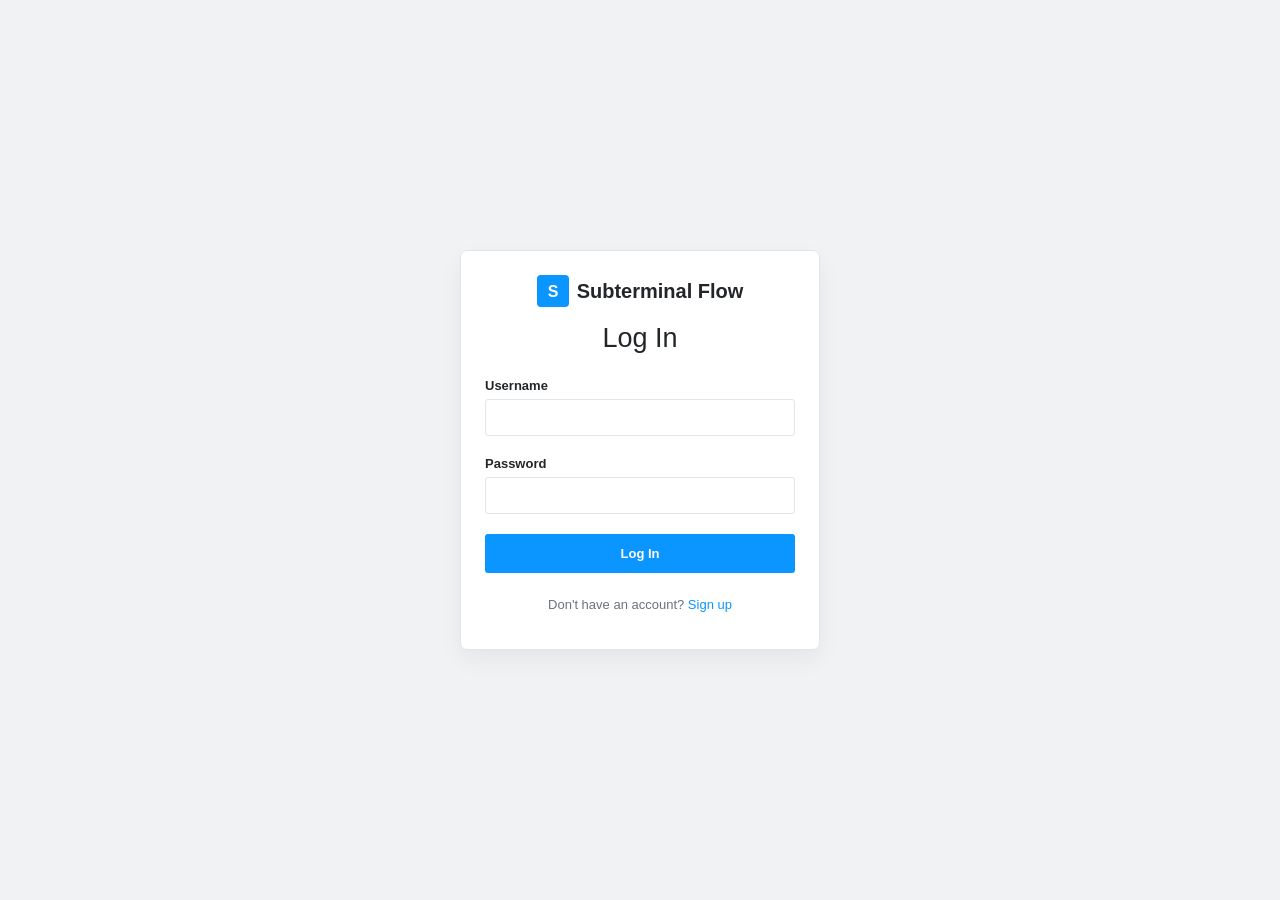
<file: templates/login.html>
<!DOCTYPE html>
<html lang="en">
<head>
    <meta charset="UTF-8">
    <meta name="viewport" content="width=device-width, initial-scale=1.0">
    <title>Log In - Subterminal Flow</title>
    <link rel="stylesheet" href="/static/css/auth.css">
</head>
<body>
    <div class="auth-container">
        <div class="auth-card">
            <div class="auth-header">
                <a href="/" class="logo">
                    <svg width="32" height="32" viewBox="0 0 32 32" fill="none">
                        <rect width="32" height="32" rx="4" fill="#0a95ff"/>
                        <text x="16" y="22" text-anchor="middle" fill="white" font-size="16" font-weight="bold">S</text>
                    </svg>
                    Subterminal Flow
                </a>
                <h1>Log In</h1>
            </div>

            <form id="login-form" onsubmit="handleLogin(event)">
                <div class="error-message" id="error-message"></div>
                
                <div class="form-group">
                    <label class="form-label">Username</label>
                    <input type="text" class="form-input" id="username" required autocomplete="username">
                </div>

                <div class="form-group">
                    <label class="form-label">Password</label>
                    <input type="password" class="form-input" id="password" required autocomplete="current-password">
                </div>

                <button type="submit" class="btn btn-primary">Log In</button>
            </form>

            <div class="auth-footer">
                <p>Don't have an account? <a href="/register/">Sign up</a></p>
            </div>
        </div>
    </div>

    <script src="/static/js/auth.js"></script>
</body>
</html>
</file>
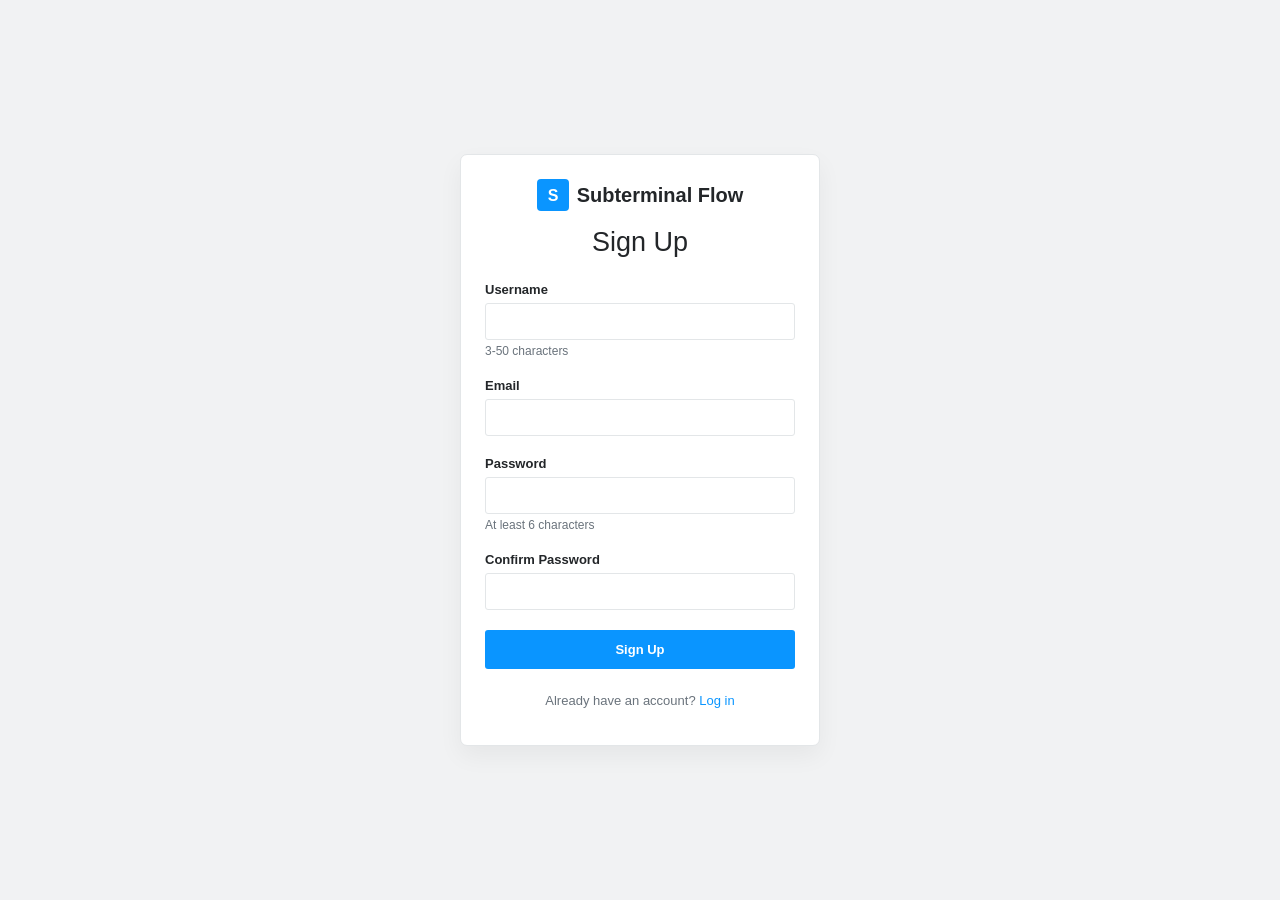
<file: templates/register.html>
<!DOCTYPE html>
<html lang="en">
<head>
    <meta charset="UTF-8">
    <meta name="viewport" content="width=device-width, initial-scale=1.0">
    <title>Sign Up - Subterminal Flow</title>
    <link rel="stylesheet" href="/static/css/auth.css">
</head>
<body>
    <div class="auth-container">
        <div class="auth-card">
            <div class="auth-header">
                <a href="/" class="logo">
                    <svg width="32" height="32" viewBox="0 0 32 32" fill="none">
                        <rect width="32" height="32" rx="4" fill="#0a95ff"/>
                        <text x="16" y="22" text-anchor="middle" fill="white" font-size="16" font-weight="bold">S</text>
                    </svg>
                    Subterminal Flow
                </a>
                <h1>Sign Up</h1>
            </div>

            <form id="register-form" onsubmit="handleRegister(event)">
                <div class="error-message" id="error-message"></div>
                
                <div class="form-group">
                    <label class="form-label">Username</label>
                    <input type="text" class="form-input" id="username" required autocomplete="username" minlength="3">
                    <div class="form-hint">3-50 characters</div>
                </div>

                <div class="form-group">
                    <label class="form-label">Email</label>
                    <input type="email" class="form-input" id="email" required autocomplete="email">
                </div>

                <div class="form-group">
                    <label class="form-label">Password</label>
                    <input type="password" class="form-input" id="password" required autocomplete="new-password" minlength="6">
                    <div class="form-hint">At least 6 characters</div>
                </div>

                <div class="form-group">
                    <label class="form-label">Confirm Password</label>
                    <input type="password" class="form-input" id="confirm-password" required autocomplete="new-password">
                </div>

                <button type="submit" class="btn btn-primary">Sign Up</button>
            </form>

            <div class="auth-footer">
                <p>Already have an account? <a href="/login/">Log in</a></p>
            </div>
        </div>
    </div>

    <script src="/static/js/auth.js"></script>
</body>
</html>
</file>
<file: static/css/auth.css>
:root {
    --bg-main: #f1f2f3;
    --bg-white: #ffffff;
    --border: #e3e6e8;
    --text-main: #232629;
    --text-muted: #6a737c;
    --accent: #0a95ff;
    --accent-hover: #0074cc;
    --danger: #d93c3c;
}

* {
    box-sizing: border-box;
}

body {
    font-family: -apple-system, BlinkMacSystemFont, "Segoe UI", "Liberation Sans", sans-serif;
    background: var(--bg-main);
    margin: 0;
    padding: 0;
    min-height: 100vh;
    display: flex;
    align-items: center;
    justify-content: center;
}

.auth-container {
    width: 100%;
    max-width: 400px;
    padding: 20px;
}

.auth-card {
    background: var(--bg-white);
    border: 1px solid var(--border);
    border-radius: 7px;
    padding: 24px;
    box-shadow: 0 10px 25px rgba(0, 0, 0, 0.05);
}

.auth-header {
    text-align: center;
    margin-bottom: 24px;
}

.logo {
    display: inline-flex;
    align-items: center;
    gap: 8px;
    font-size: 20px;
    font-weight: bold;
    color: var(--text-main);
    text-decoration: none;
    margin-bottom: 16px;
}

.logo:hover {
    color: var(--accent);
}

.auth-header h1 {
    font-size: 27px;
    font-weight: 400;
    margin: 0;
    color: var(--text-main);
}

.form-group {
    margin-bottom: 20px;
}

.form-label {
    display: block;
    font-weight: 600;
    margin-bottom: 6px;
    font-size: 13px;
    color: var(--text-main);
}

.form-input {
    width: 100%;
    padding: 10px 12px;
    border: 1px solid var(--border);
    border-radius: 3px;
    font-size: 13px;
    font-family: inherit;
}

.form-input:focus {
    outline: none;
    border-color: var(--accent);
    box-shadow: 0 0 0 4px rgba(10, 149, 255, 0.15);
}

.form-hint {
    font-size: 12px;
    color: var(--text-muted);
    margin-top: 4px;
}

.btn {
    width: 100%;
    padding: 12px;
    border: none;
    border-radius: 3px;
    font-size: 13px;
    font-weight: 600;
    cursor: pointer;
    text-decoration: none;
    display: inline-block;
}

.btn-primary {
    background: var(--accent);
    color: white;
}

.btn-primary:hover {
    background: var(--accent-hover);
}

.auth-footer {
    margin-top: 24px;
    text-align: center;
    font-size: 13px;
    color: var(--text-muted);
}

.auth-footer a {
    color: var(--accent);
    text-decoration: none;
}

.auth-footer a:hover {
    text-decoration: underline;
}

.error-message {
    background: #fef2f2;
    border: 1px solid var(--danger);
    color: var(--danger);
    padding: 12px;
    border-radius: 3px;
    margin-bottom: 16px;
    font-size: 13px;
    display: none;
}

.error-message.show {
    display: block;
}
</file>
